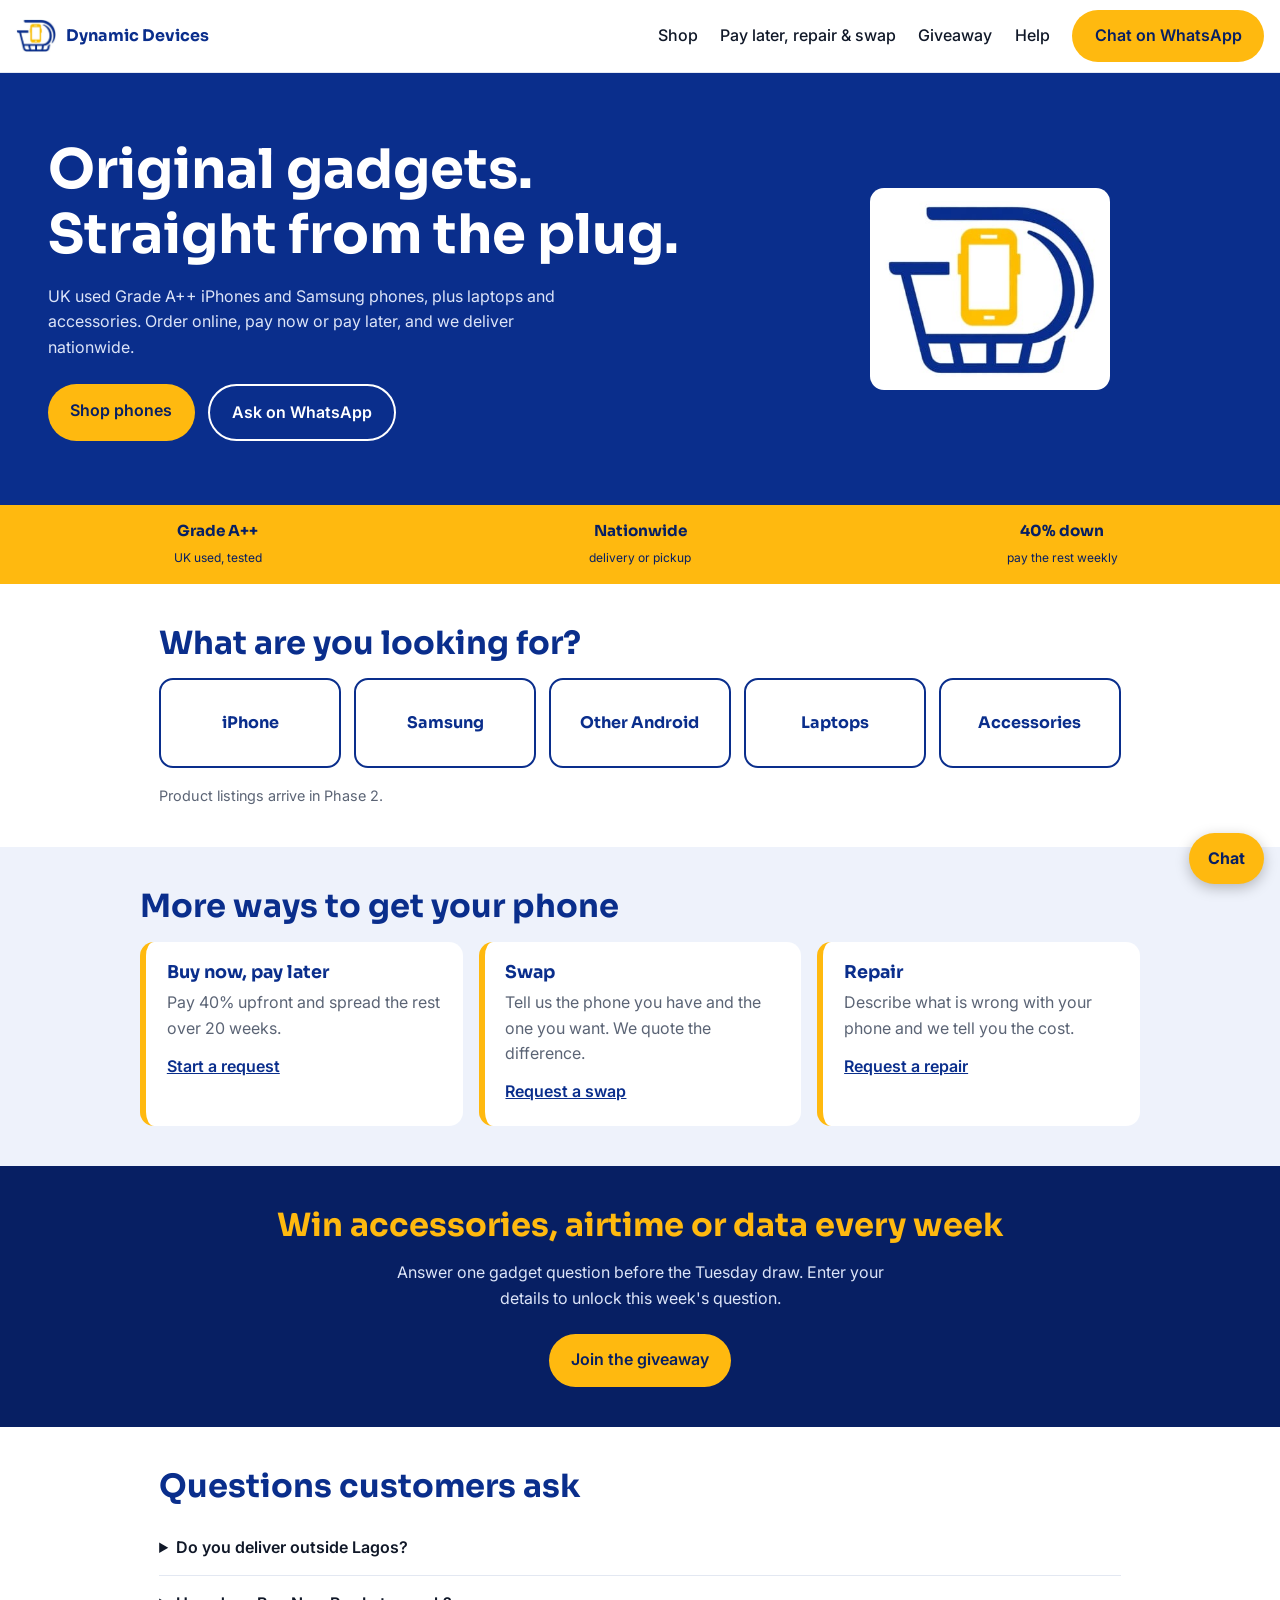
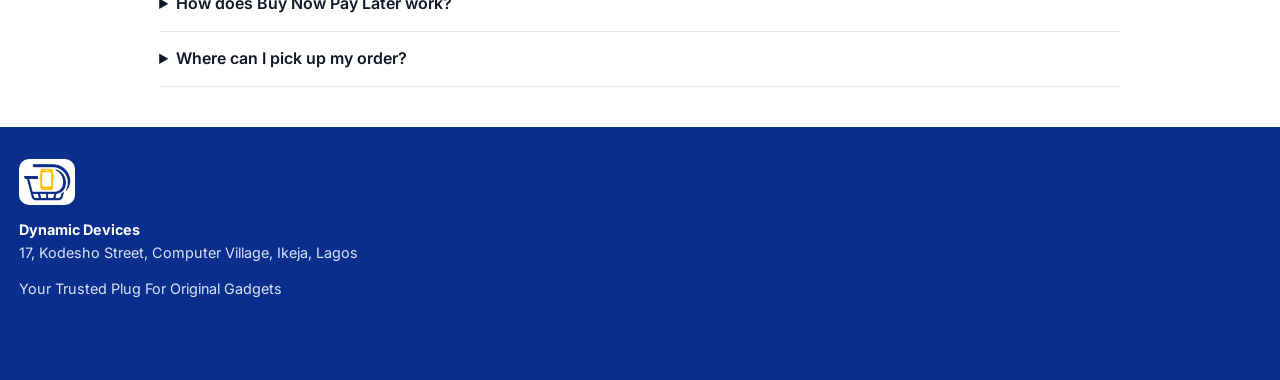
<file: index.html>
<!DOCTYPE html>
<html lang="en">
<head>
<meta charset="UTF-8">
<meta name="viewport" content="width=device-width, initial-scale=1">
<title>Dynamic Devices | Your Trusted Plug For Original Gadgets</title>
<meta name="description" content="Buy original UK used iPhones, Samsung phones, laptops and accessories. Pay now, pay later, repair or swap. Nationwide delivery from Computer Village, Ikeja.">
<meta name="theme-color" content="#0A2E8C">
<link rel="icon" href="assets/logo-icon.png">
<link rel="preconnect" href="https://fonts.googleapis.com">
<link rel="preconnect" href="https://fonts.gstatic.com" crossorigin>
<link href="https://fonts.googleapis.com/css2?family=Inter:wght@400;500;600&family=Sora:wght@600;700;800&display=swap" rel="stylesheet">
<link rel="stylesheet" href="css/style.css">
</head>
<body>

<header class="site-header">
  <a href="index.html" class="brand"><img src="assets/logo-icon.png" alt="" width="40" height="33"><span>Dynamic Devices</span></a>
  <button class="menu-btn" id="menuBtn" aria-label="Open menu" aria-expanded="false">Menu</button>
  <nav id="nav" class="nav">
    <a href="shop.html">Shop</a>
    <a href="#services">Pay later, repair &amp; swap</a>
    <a href="#giveaway">Giveaway</a>
    <a href="#faq">Help</a>
    <a href="#" class="btn btn-yellow" data-wa="Hi Dynamic Devices, I need help with an order.">Chat on WhatsApp</a>
  </nav>
</header>

<main>
  <section class="hero">
    <div class="hero-text">
      <h1>Original gadgets. Straight from the plug.</h1>
      <p>UK used Grade A++ iPhones and Samsung phones, plus laptops and accessories. Order online, pay now or pay later, and we deliver nationwide.</p>
      <div class="hero-actions">
        <a href="shop.html" class="btn btn-yellow">Shop phones</a>
        <a href="#" class="btn btn-ghost" data-wa="Hi Dynamic Devices, I'd like to make an enquiry.">Ask on WhatsApp</a>
      </div>
    </div>
    <img class="hero-logo" src="assets/logo-icon.png" alt="Dynamic Devices logo: a shopping basket shaped like the letter D holding a phone" width="335" height="275">
  </section>

  <section class="trust">
    <div><strong>Grade A++</strong><span>UK used, tested</span></div>
    <div><strong>Nationwide</strong><span>delivery or pickup</span></div>
    <div><strong>40% down</strong><span>pay the rest weekly</span></div>
  </section>

  <section id="shop" class="section">
    <h2>What are you looking for?</h2>
    <div class="cats">
      <a class="cat" href="shop.html?cat=iphone">iPhone</a>
      <a class="cat" href="shop.html?cat=samsung">Samsung</a>
      <a class="cat" href="shop.html?cat=android">Other Android</a>
      <a class="cat" href="shop.html?cat=laptop">Laptops</a>
      <a class="cat" href="shop.html?cat=accessories">Accessories</a>
    </div>
    <p class="note">Product listings arrive in Phase 2.</p>
  </section>

  <section id="services" class="section alt">
    <h2>More ways to get your phone</h2>
    <div class="cards">
      <article class="card"><h3>Buy now, pay later</h3><p>Pay 40% upfront and spread the rest over 20 weeks.</p><a href="#" data-wa="Hi, I'd like to buy a phone with Buy Now Pay Later.">Start a request</a></article>
      <article class="card"><h3>Swap</h3><p>Tell us the phone you have and the one you want. We quote the difference.</p><a href="#" data-wa="Hi, I'd like to swap my phone.">Request a swap</a></article>
      <article class="card"><h3>Repair</h3><p>Describe what is wrong with your phone and we tell you the cost.</p><a href="#" data-wa="Hi, I need a phone repair.">Request a repair</a></article>
    </div>
  </section>

  <section id="giveaway" class="section giveaway">
    <h2>Win accessories, airtime or data every week</h2>
    <p>Answer one gadget question before the Tuesday draw. Enter your details to unlock this week's question.</p>
    <a href="#" class="btn btn-yellow">Join the giveaway</a>
  </section>

  <section id="faq" class="section">
    <h2>Questions customers ask</h2>
    <details><summary>Do you deliver outside Lagos?</summary><p>Yes, we deliver nationwide. The fee depends on your location and we confirm it before you pay.</p></details>
    <details><summary>How does Buy Now Pay Later work?</summary><p>You pay 40% first. The remaining 60% is spread over 20 weeks.</p></details>
    <details><summary>Where can I pick up my order?</summary><p>17, Kodesho Street, Computer Village, Ikeja, Lagos.</p></details>
  </section>
</main>

<footer class="site-footer">
  <img src="assets/logo-icon.png" alt="" width="56" height="46">
  <p><strong>Dynamic Devices</strong><br>17, Kodesho Street, Computer Village, Ikeja, Lagos</p>
  <p>Your Trusted Plug For Original Gadgets</p>
</footer>

<a href="#" class="wa-float" data-wa="Hi Dynamic Devices!" aria-label="Chat on WhatsApp">Chat</a>
<script src="js/main.js"></script>
</body>
</html>
</file>
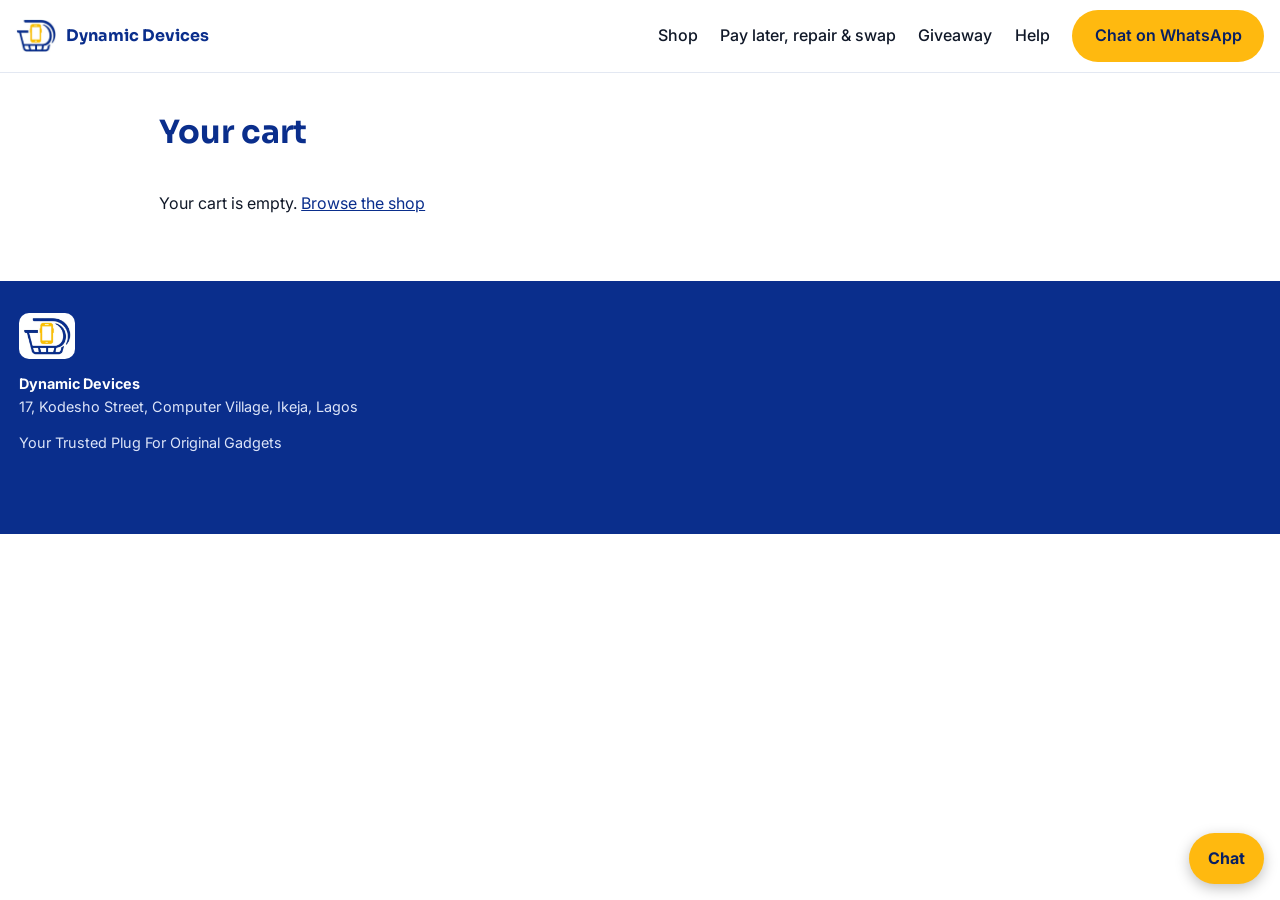
<file: checkout.html>
<!DOCTYPE html>
<html lang="en">
<head>
<meta charset="UTF-8">
<meta name="viewport" content="width=device-width, initial-scale=1">
<title>Checkout | Dynamic Devices</title>
<meta name="theme-color" content="#0A2E8C">
<link rel="icon" href="assets/logo-icon.png">
<link rel="preconnect" href="https://fonts.googleapis.com">
<link rel="preconnect" href="https://fonts.gstatic.com" crossorigin>
<link href="https://fonts.googleapis.com/css2?family=Inter:wght@400;500;600&family=Sora:wght@600;700;800&display=swap" rel="stylesheet">
<link rel="stylesheet" href="css/style.css">
</head>
<body>

<header class="site-header">
  <a href="index.html" class="brand"><img src="assets/logo-icon.png" alt="" width="40" height="33"><span>Dynamic Devices</span></a>
  <button class="menu-btn" id="menuBtn" aria-label="Open menu" aria-expanded="false">Menu</button>
  <nav id="nav" class="nav">
    <a href="shop.html">Shop</a>
    <a href="index.html#services">Pay later, repair &amp; swap</a>
    <a href="index.html#giveaway">Giveaway</a>
    <a href="index.html#faq">Help</a>
    <a href="#" class="btn btn-yellow" data-wa="Hi Dynamic Devices, I need help with an order.">Chat on WhatsApp</a>
  </nav>
</header>

<main class="section" id="checkout">
  <h2>Your cart</h2>
  <div id="items"></div>

  <div id="form" hidden>
    <div class="fgroup">
      <h3>Your details</h3>
      <input class="field" id="name" placeholder="Full name" autocomplete="name">
      <input class="field" id="phone" type="tel" placeholder="Phone number" autocomplete="tel">
    </div>

    <div class="fgroup">
      <h3>Delivery or pickup</h3>
      <label class="choice"><input type="radio" name="method" value="pickup" checked> Pickup (free): 17, Kodesho Street, Computer Village, Ikeja</label>
      <label class="choice"><input type="radio" name="method" value="delivery"> Delivery</label>
      <div id="deliveryBox" class="fgroup" hidden>
        <select class="field" id="zone"></select>
        <textarea class="field" id="address" rows="3" placeholder="Full delivery address, city and state"></textarea>
      </div>
    </div>

    <div class="fgroup">
      <h3>How will you pay?</h3>
      <label class="choice"><input type="radio" name="pay" value="now" checked> Pay now (bank transfer)</label>
      <label class="choice"><input type="radio" name="pay" value="later"> Buy now, pay later (40% down, rest over 20 weeks)</label>
      <div id="laterBox" class="fgroup" hidden>
        <input class="field" id="nin" inputmode="numeric" maxlength="11" placeholder="Your 11-digit NIN">
        <p class="note">Your NIN is used only to verify you for pay later. We approve every pay later request before shipping.</p>
      </div>
    </div>

    <div class="sum" id="summary"></div>

    <div class="bank">
      <p id="payNote"></p>
      <p><strong>Moniepoint</strong><br>Account name: <strong>Ojo Stephen Toluwani</strong><br>Account number: <strong>8104504589</strong></p>
      <button class="btn btn-ghost-dark" id="copy" type="button">Copy account number</button>
    <a href="#" class="btn btn-yellow" style="display:block" data-wa="Hi Dynamic Devices, I have made my payment. Here is my proof of payment.">I have paid: send proof on WhatsApp</a>
<p class="note">Tap the button, attach your payment screenshot in WhatsApp using the + or paperclip, then send. We confirm your order once the payment is received.</p>
    </div>

    <p class="err" id="err" role="alert"></p>
    <button class="btn btn-yellow" id="send" type="button">Send order on WhatsApp</button>
  </div>
</main>

<footer class="site-footer">
  <img src="assets/logo-icon.png" alt="" width="56" height="46">
  <p><strong>Dynamic Devices</strong><br>17, Kodesho Street, Computer Village, Ikeja, Lagos</p>
  <p>Your Trusted Plug For Original Gadgets</p>
</footer>

<a href="#" class="wa-float" data-wa="Hi Dynamic Devices!" aria-label="Chat on WhatsApp">Chat</a>
<script src="js/main.js"></script>
<script src="js/cart.js"></script>
<script src="js/checkout.js"></script>
</body>
</html>
</file>
<file: css/style.css>
:root{
  --blue:#0A2E8C; --blue-dark:#071F63; --yellow:#FFB90F; --ink:#101828;
  --muted:#5B6475; --bg:#FFFFFF; --tint:#EEF2FB; --radius:14px;
  --head:'Sora',system-ui,sans-serif; --body:'Inter',system-ui,sans-serif;
}
*{box-sizing:border-box;margin:0}
html{scroll-behavior:smooth;scroll-padding-top:70px}
body{font-family:var(--body);color:var(--ink);background:var(--bg);line-height:1.6;font-size:16px}
h1,h2,h3{font-family:var(--head);line-height:1.2;color:var(--blue)}
h1{font-size:clamp(2rem,8vw,3.4rem);color:#fff}
h2{font-size:clamp(1.4rem,5vw,2rem);margin-bottom:1rem}
h3{font-size:1.1rem;margin-bottom:.4rem}
a{color:var(--blue)}
:focus-visible{outline:3px solid var(--yellow);outline-offset:2px}

.site-header{position:sticky;top:0;z-index:20;display:flex;align-items:center;justify-content:space-between;padding:.6rem 1rem;background:#fff;border-bottom:1px solid #E3E8F2;flex-wrap:wrap}
.brand{display:flex;align-items:center;gap:.6rem;text-decoration:none;font-family:var(--head);font-weight:700;color:var(--blue)}
.menu-btn{font:600 .9rem var(--body);background:var(--blue);color:#fff;border:0;border-radius:10px;padding:.55rem 1rem}
.nav{display:none;width:100%;flex-direction:column;gap:.2rem;padding:.6rem 0}
.nav.open{display:flex}
.nav a:not(.btn){padding:.7rem .2rem;text-decoration:none;font-weight:500;color:var(--ink)}
@media(min-width:800px){
  .menu-btn{display:none}
  .nav{display:flex;flex-direction:row;width:auto;align-items:center;gap:1.4rem;padding:0}
  .nav a:not(.btn){padding:0}
}

.btn{display:inline-block;padding:.85rem 1.4rem;border-radius:999px;font-weight:600;text-decoration:none;text-align:center}
.btn-yellow{background:var(--yellow);color:var(--blue-dark)}
.btn-ghost{border:2px solid #fff;color:#fff}

.hero{background:var(--blue);color:#fff;display:grid;gap:1.5rem;padding:2.5rem 1.2rem;align-items:center}
.hero p{margin:1rem 0 1.5rem;max-width:34rem;color:#DCE4F8}
.hero-actions{display:flex;gap:.8rem;flex-wrap:wrap}
.hero-logo{width:150px;height:auto;background:#fff;border-radius:var(--radius);padding:.8rem;justify-self:start}
@media(min-width:800px){.hero{grid-template-columns:1.4fr 1fr;padding:4rem 3rem}.hero-logo{width:240px;justify-self:center}}

.trust{display:grid;grid-template-columns:repeat(3,1fr);background:var(--yellow);text-align:center;padding:.9rem .4rem}
.trust strong{display:block;font-family:var(--head);font-size:.95rem;color:var(--blue-dark)}
.trust span{font-size:.75rem;color:var(--blue-dark)}

.section{padding:2.5rem 1.2rem;max-width:1000px;margin:0 auto}
.alt{max-width:none;background:var(--tint)}
.alt>*{max-width:1000px;margin-left:auto;margin-right:auto}
.cats{display:grid;grid-template-columns:repeat(2,1fr);gap:.8rem}
.cat{display:flex;align-items:center;justify-content:center;min-height:90px;border:2px solid var(--blue);border-radius:var(--radius);text-decoration:none;font-family:var(--head);font-weight:700}
.cat:hover{background:var(--blue);color:#fff}
.note{margin-top:1rem;color:var(--muted);font-size:.9rem}
@media(min-width:800px){.cats{grid-template-columns:repeat(5,1fr)}}

.cards{display:grid;gap:1rem}
.card{background:#fff;border-radius:var(--radius);padding:1.3rem;border-left:6px solid var(--yellow)}
.card p{margin-bottom:.8rem;color:var(--muted)}
.card a{font-weight:600}
@media(min-width:800px){.cards{grid-template-columns:repeat(3,1fr)}}

.giveaway{max-width:none;background:var(--blue-dark);color:#fff;text-align:center}
.giveaway h2{color:var(--yellow)}
.giveaway p{max-width:32rem;margin:0 auto 1.4rem;color:#DCE4F8}

details{border-bottom:1px solid #E3E8F2;padding:.9rem 0}
summary{cursor:pointer;font-weight:600}
details p{margin-top:.6rem;color:var(--muted)}

.site-footer{background:var(--blue);color:#DCE4F8;padding:2rem 1.2rem 5rem;display:grid;gap:.8rem;font-size:.9rem}
.site-footer img{background:#fff;border-radius:10px;padding:4px}
.site-footer strong{color:#fff}

.wa-float{position:fixed;right:1rem;bottom:1rem;z-index:30;background:var(--yellow);color:var(--blue-dark);font-weight:700;text-decoration:none;padding:.8rem 1.2rem;border-radius:999px;box-shadow:0 4px 14px rgba(0,0,0,.25)}

@media(prefers-reduced-motion:reduce){html{scroll-behavior:auto}}

.search{width:100%;padding:.85rem 1rem;border:2px solid #C9D3EA;border-radius:12px;font:inherit;margin-bottom:.8rem}
.tabs{display:flex;gap:.5rem;overflow-x:auto;padding-bottom:.4rem}
.tab{flex:none;font:600 .9rem var(--body);padding:.55rem 1rem;border-radius:999px;border:2px solid var(--blue);background:#fff;color:var(--blue)}
.tab.active{background:var(--blue);color:#fff}
.pgrid{display:grid;grid-template-columns:1fr;gap:1rem;margin-top:.8rem}
@media(min-width:560px){.pgrid{grid-template-columns:repeat(2,1fr)}}
@media(min-width:900px){.pgrid{grid-template-columns:repeat(3,1fr)}}
.pcard{display:flex;flex-direction:column;gap:.4rem;border:1px solid #E3E8F2;border-radius:var(--radius);padding:1rem}
.pimg{display:flex;align-items:center;justify-content:center;height:110px;background:var(--tint);border-radius:10px}
.pimg img{opacity:.5}
.badge{align-self:flex-start;font-size:.75rem;font-weight:600;background:var(--yellow);color:var(--blue-dark);padding:.15rem .6rem;border-radius:999px}
.pcard h3{margin:0}
.specs{font-size:.85rem;color:var(--muted)}
.price{font-family:var(--head);font-weight:700;font-size:1.3rem;color:var(--ink)}
.price.ask{font-size:1rem;color:var(--muted)}
.bnpl{font-size:.82rem;color:var(--muted)}
.pen{font-size:.85rem}
.pcard .btn{margin-top:auto}
.empty{grid-column:1/-1;padding:1.5rem 0}.search{width:100%;padding:.85rem 1rem;border:2px solid #C9D3EA;border-radius:12px;font:inherit;margin-bottom:.8rem}
.tabs{display:flex;gap:.5rem;overflow-x:auto;padding-bottom:.4rem}
.tab{flex:none;font:600 .9rem var(--body);padding:.55rem 1rem;border-radius:999px;border:2px solid var(--blue);background:#fff;color:var(--blue)}
.tab.active{background:var(--blue);color:#fff}
.pgrid{display:grid;grid-template-columns:1fr;gap:1rem;margin-top:.8rem}
@media(min-width:560px){.pgrid{grid-template-columns:repeat(2,1fr)}}
@media(min-width:900px){.pgrid{grid-template-columns:repeat(3,1fr)}}
.pcard{display:flex;flex-direction:column;gap:.4rem;border:1px solid #E3E8F2;border-radius:var(--radius);padding:1rem}
.pimg{display:flex;align-items:center;justify-content:center;height:110px;background:var(--tint);border-radius:10px}
.pimg img{opacity:.5}
.badge{align-self:flex-start;font-size:.75rem;font-weight:600;background:var(--yellow);color:var(--blue-dark);padding:.15rem .6rem;border-radius:999px}
.pcard h3{margin:0}
.specs{font-size:.85rem;color:var(--muted)}
.price{font-family:var(--head);font-weight:700;font-size:1.3rem;color:var(--ink)}
.price.ask{font-size:1rem;color:var(--muted)}
.bnpl{font-size:.82rem;color:var(--muted)}
.pen{font-size:.85rem}
.pcard .btn{margin-top:auto}
.empty{grid-column:1/-1;padding:1.5rem 0}

.pimg{height:190px;padding:.5rem}
.pimg img{opacity:1;max-width:100%;max-height:100%;object-fit:contain}
.pimg img.ph{opacity:.4;width:60px}

.pimg{position:relative;height:190px;padding:.6rem}
.pimg svg{height:100%;width:auto;display:block}
.pimg img{position:absolute;inset:0;width:100%;height:100%;object-fit:contain;background:#fff;opacity:1;border-radius:10px}
.pimg img.ph{opacity:1}

[hidden]{display:none!important}
button.btn{border:0;font:inherit;font-weight:600;cursor:pointer}
.btn-ghost-dark{border:2px solid var(--blue)!important;background:#fff;color:var(--blue)}
.cart-float{position:fixed;left:1rem;bottom:1rem;z-index:30;background:var(--blue);color:#fff;font-weight:700;text-decoration:none;padding:.8rem 1.2rem;border-radius:999px;box-shadow:0 4px 14px rgba(0,0,0,.25)}
.citem{display:flex;justify-content:space-between;align-items:center;gap:1rem;padding:.8rem 0;border-bottom:1px solid #E3E8F2}
.qty{display:flex;align-items:center;gap:.7rem}
.qty button{width:38px;height:38px;border-radius:50%;border:2px solid var(--blue);background:#fff;color:var(--blue);font:700 1.1rem var(--body)}
.fgroup{margin-top:1.2rem;display:grid;gap:.6rem}
.fgroup h3{margin:0}
.field{width:100%;padding:.8rem 1rem;border:2px solid #C9D3EA;border-radius:12px;font:inherit}
.choice{display:flex;gap:.6rem;align-items:center;padding:.8rem 1rem;border:2px solid #C9D3EA;border-radius:12px}
.sum{background:var(--tint);border-radius:var(--radius);padding:1rem;display:grid;gap:.4rem;margin-top:1.2rem}
.sum div{display:flex;justify-content:space-between;gap:1rem}
.sum .total{font-weight:700;font-size:1.1rem;color:var(--blue)}
.bank{background:#FFF8E0;border:2px solid var(--yellow);border-radius:var(--radius);padding:1rem;margin:1rem 0}
.bank p{margin-bottom:.5rem}
.err{color:#B42318;font-weight:600;margin-bottom:.6rem}
#send{width:100%}
</file>
